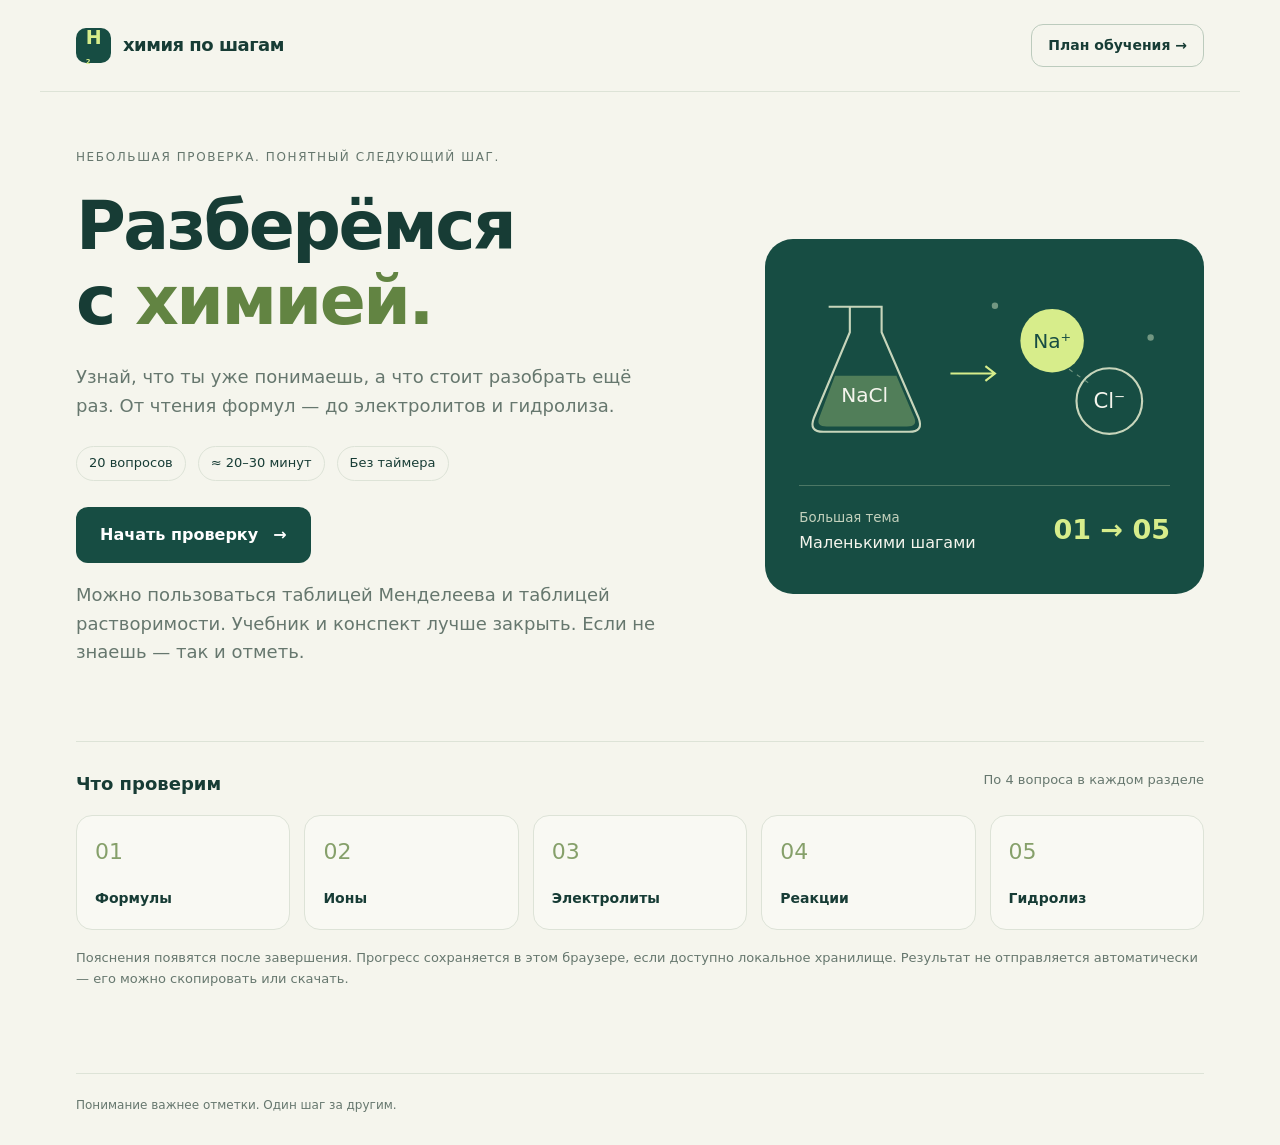
<file: index.html>
<!doctype html>
<html lang="ru"><head><meta charset="utf-8"><meta name="viewport" content="width=device-width, initial-scale=1"><meta name="theme-color" content="#174d43"><meta name="description" content="20 вопросов по химии: формулы, ионы, электролиты, реакции и гидролиз. Узнай, что уже понятно и что стоит повторить."><title>Химия по шагам · Проверка знаний</title><link rel="stylesheet" href="style.css"><script src="questions.js" defer></script><script src="app.js" defer></script></head>
<body><header class="top"><a href="./" class="brand"><span class="brand-icon">H<span>₂</span></span> химия по шагам</a><a class="button secondary small" href="course.html">План обучения →</a></header><main id="app"></main><footer>Понимание важнее отметки. Один шаг за другим.</footer><div role="status" id="notice" aria-live="polite"></div></body></html>
</file>
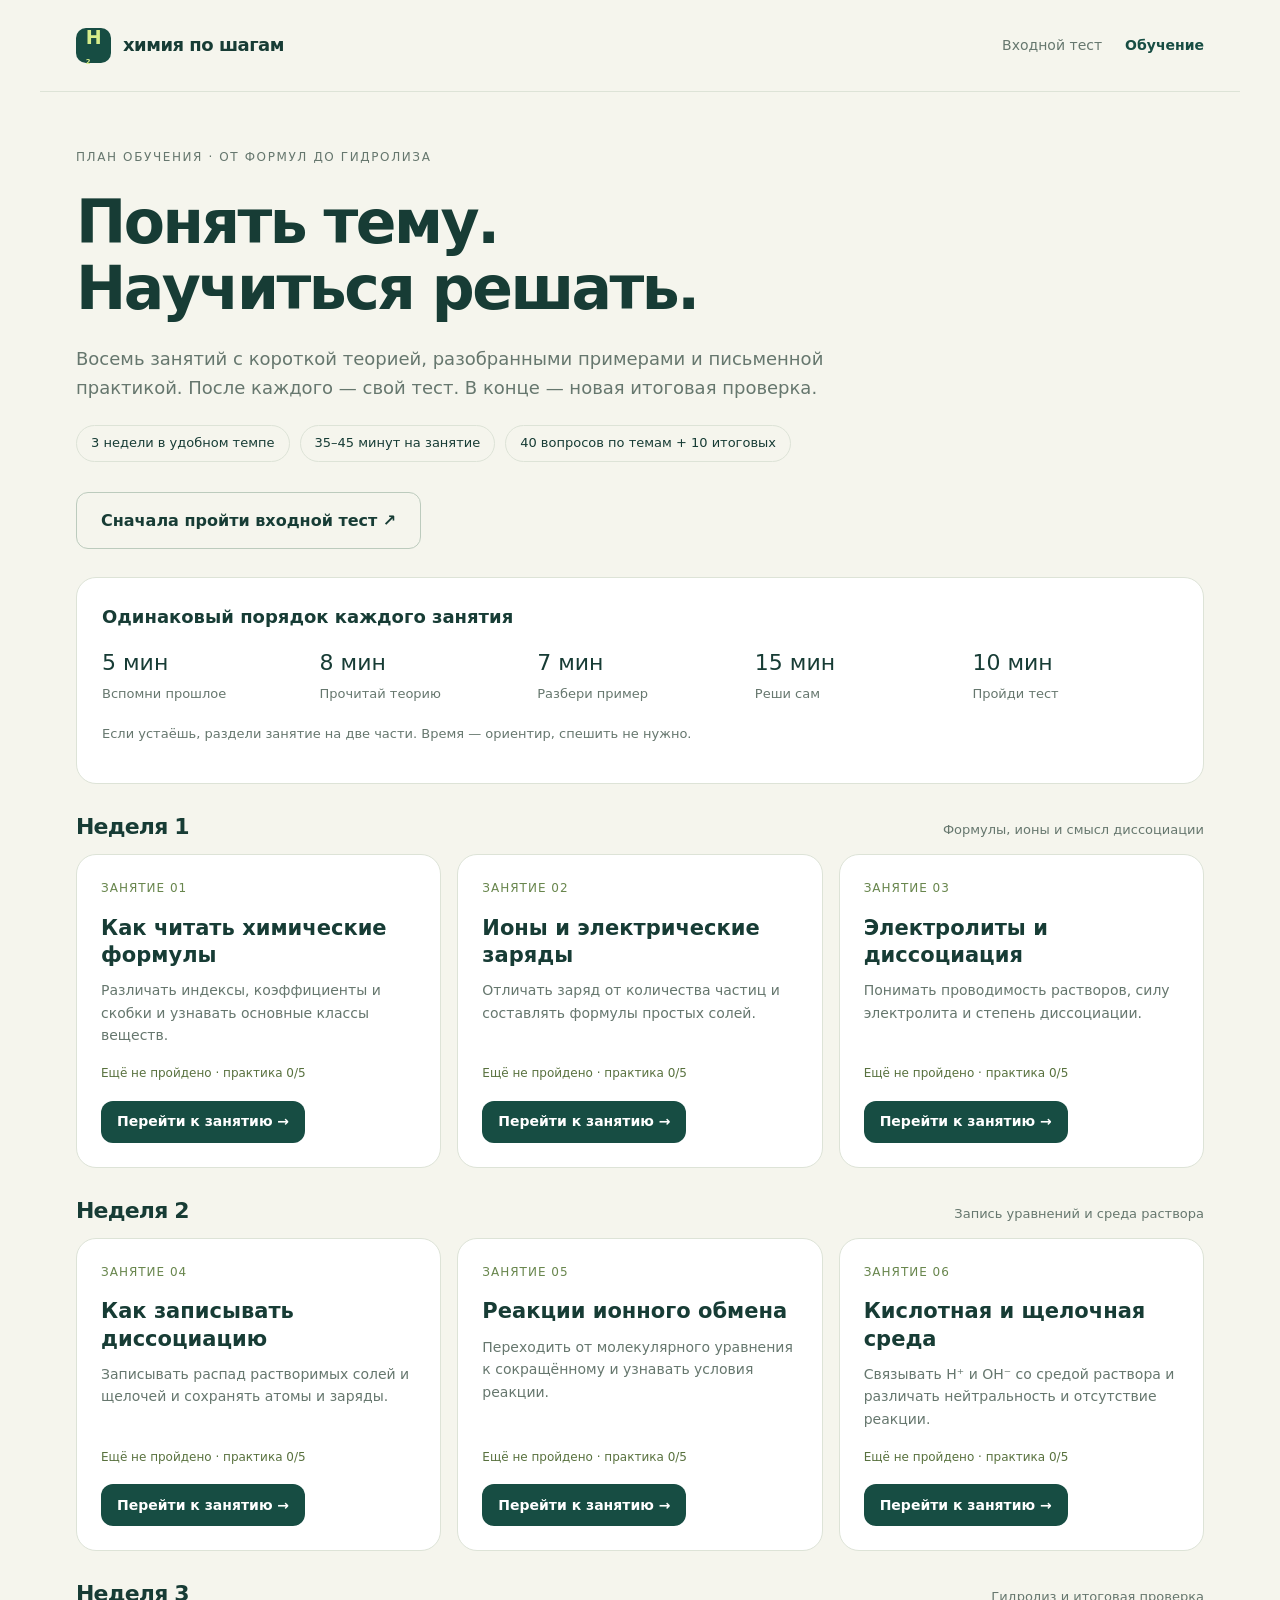
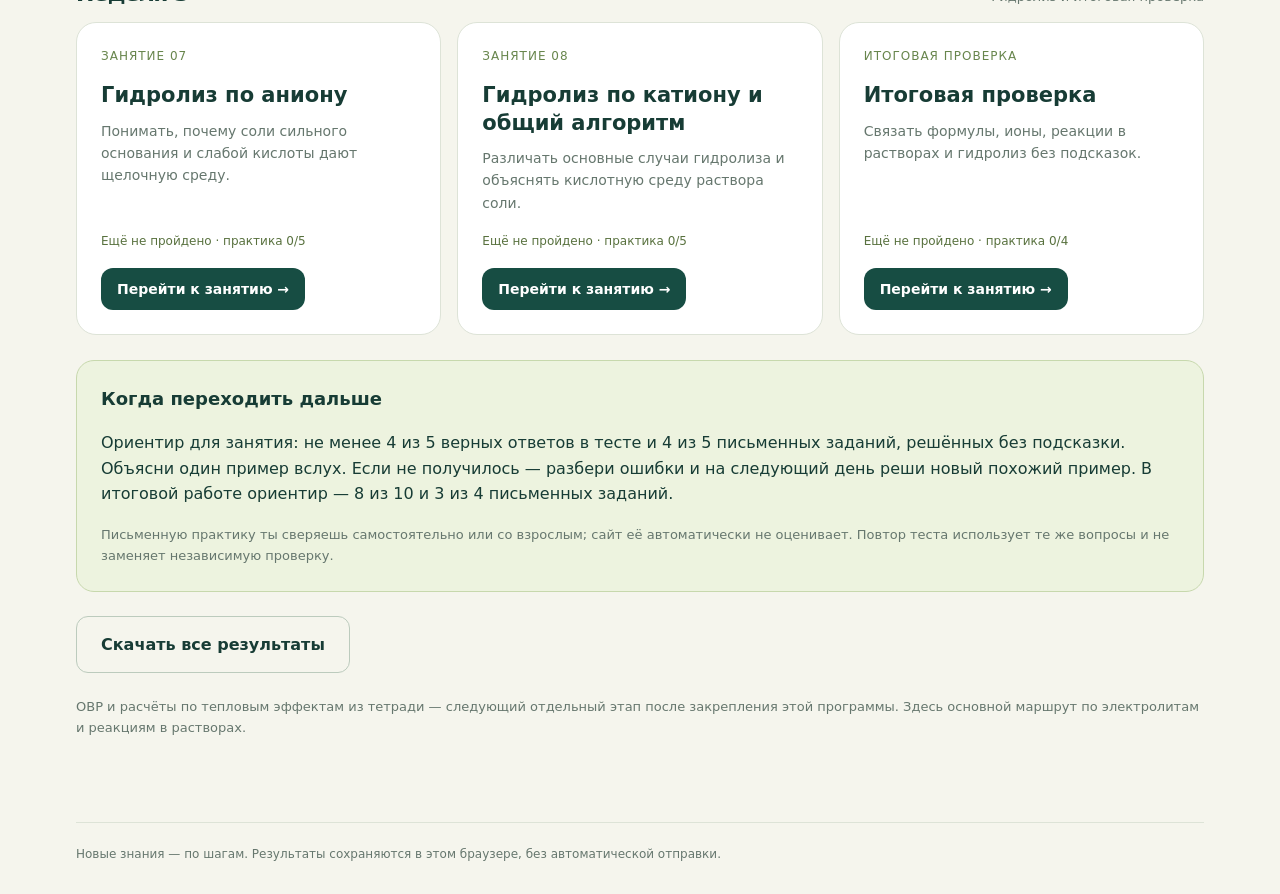
<file: course.html>
<!doctype html><html lang="ru"><head><meta charset="utf-8"><meta name="viewport" content="width=device-width,initial-scale=1"><meta name="theme-color" content="#174d43"><meta name="description" content="Пошаговая программа по электролитам: восемь занятий с теорией, письменной практикой и тестами по темам."><title>План обучения · Химия по шагам</title><link rel="stylesheet" href="style.css"><link rel="stylesheet" href="course.css"><script src="course-data.js" defer></script><script src="course.js" defer></script></head><body><header class="top"><a href="./" class="brand"><span class="brand-icon">H<span>₂</span></span> химия по шагам</a><nav class="header-links"><a href="./">Входной тест</a><a href="course.html" aria-current="page">Обучение</a></nav></header><main id="course-app"></main><footer>Новые знания — по шагам. Результаты сохраняются в этом браузере, без автоматической отправки.</footer><div role="status" id="notice" aria-live="polite"></div></body></html>
</file>
<file: style.css>
@import url('data:text/css,');
:root{--ink:#173c35;--green:#174d43;--muted:#66776e;--paper:#f5f5ed;--line:#dde3d7;--lime:#d7ed8b;--orange:#a24f27}*{box-sizing:border-box}body{margin:0;background:var(--paper);color:var(--ink);font:16px/1.6 system-ui,-apple-system,"Segoe UI",sans-serif}.top{height:92px;max-width:1200px;margin:auto;padding:0 36px;display:flex;align-items:center;justify-content:space-between;border-bottom:1px solid var(--line)}.brand{font-size:18px;letter-spacing:-.5px;font-weight:750;color:var(--ink);text-decoration:none;display:flex;align-items:center;gap:12px}.brand-icon{display:inline-grid;place-content:center;background:var(--green);color:var(--lime);width:35px;height:35px;border-radius:10px;font-size:19px}.brand-icon span{display:inline;font-size:11px}.header-note,.eyebrow{font-size:12px;letter-spacing:1.6px;text-transform:uppercase;color:var(--muted)}main{max-width:1200px;margin:auto;padding:56px 36px 70px}h1,h2,h3,p{margin-top:0}h1{font-size:clamp(38px,5.4vw,68px);line-height:1.1;letter-spacing:-2.5px;font-weight:650;margin-bottom:24px}h2{font-size:29px;line-height:1.35;letter-spacing:-.8px}h3{font-size:18px;line-height:1.5}.muted{color:var(--muted)}.intro{display:grid;grid-template-columns:1.2fr .85fr;gap:70px;align-items:center}.intro p{max-width:580px;font-size:18px}.eyebrow{display:block;margin-bottom:22px}.intro h1 em{font-style:normal;color:#628442}.chips{display:flex;gap:12px;flex-wrap:wrap;margin:26px 0}.chip{font-size:13px;border:1px solid var(--line);border-radius:30px;padding:6px 12px}.button{border:0;border-radius:12px;background:var(--green);color:white;font:inherit;font-weight:650;padding:15px 24px;cursor:pointer;display:inline-flex;justify-content:center;align-items:center;gap:15px;text-decoration:none;min-height:52px}.button:hover{background:#256658}.button.secondary{background:transparent;border:1px solid #bccbbd;color:var(--ink)}.button.secondary:hover{background:#eaf0df}.button:disabled{opacity:.4;cursor:not-allowed}.button.small{padding:9px 16px;min-height:42px;font-size:14px}button:focus-visible,a:focus-visible,input:focus-visible+span{outline:3px solid #6e952d;outline-offset:4px}.lab-card{background:var(--green);border-radius:28px;padding:34px;color:#f5f5ed;min-height:355px;position:relative;overflow:hidden}.lab-card svg{display:block;width:100%;height:200px}.lab-card .caption{display:flex;justify-content:space-between;align-items:center;border-top:1px solid #4c7765;padding-top:18px;margin-top:12px}.lab-card small{color:#c3d1bd}.lab-card strong{color:var(--lime);font-size:27px}.route{border-top:1px solid var(--line);margin-top:56px;padding-top:28px}.route-head{display:flex;justify-content:space-between;gap:20px}.section-list{display:grid;grid-template-columns:repeat(5,1fr);gap:14px}.section-tile{border:1px solid var(--line);border-radius:16px;padding:18px;background:#ffffff55}.section-tile b{display:block;font-size:22px;font-weight:500;color:#86a06a;margin-bottom:16px}.section-tile span{font-size:14px;font-weight:650}.note{font-size:13px;color:var(--muted);margin-top:18px}.work{display:grid;grid-template-columns:240px 1fr;gap:42px;align-items:start}.sidebar{position:sticky;top:24px}.sidebar h2{font-size:21px;margin-bottom:10px}.progress-track{height:6px;border-radius:5px;background:#dfe6d7;overflow:hidden;margin:15px 0 22px}.progress-track div{height:100%;background:#67904b;transition:width .2s}.section-nav{border-top:1px solid var(--line);padding-top:16px}.section-label{display:flex;align-items:center;gap:10px;font-size:12px;color:var(--muted);margin:12px 0}.section-label span{width:22px;color:#71905b}.number-grid{display:grid;grid-template-columns:repeat(4,1fr);gap:7px}.number{height:37px;border-radius:8px;border:1px solid #d4dece;background:transparent;color:var(--ink);cursor:pointer;font:inherit;font-size:13px}.number.done{background:#e0edcc;border-color:#b5ca98}.number.current{background:var(--green);border-color:var(--green);color:white}.question-card{background:#fff;border:1px solid var(--line);border-radius:24px;padding:34px 38px;box-shadow:0 6px 30px #173c3504;min-height:540px}.q-meta{display:flex;justify-content:space-between;font-size:12px;color:var(--muted);gap:15px;margin-bottom:25px}.q-meta .tag{background:#eff4e4;color:#58713e;border-radius:20px;padding:3px 10px}.question-card h2{font-size:26px;min-height:70px}.options{border:0;padding:0;margin:24px 0 18px}.option{display:flex;align-items:center;gap:15px;border:1px solid #dce3d6;border-radius:13px;padding:14px 16px;margin:10px 0;cursor:pointer;min-height:64px;position:relative}.option:hover{background:#f7f9f1}.option.selected{background:#f1f7e7;border-color:#7c9e59;box-shadow:0 0 0 1px #7c9e59}.option input{position:absolute;opacity:0;width:1px;height:1px}.letter{height:30px;min-width:30px;background:#f0f2eb;border-radius:8px;display:grid;place-content:center;font-size:13px;font-weight:600}.selected .letter{background:var(--green);color:#fff}.unsure{display:flex;flex-wrap:wrap;align-items:center;gap:9px;font-size:13px;margin-top:25px;color:var(--muted)}.confidence{background:transparent;border:1px solid var(--line);border-radius:20px;padding:6px 12px;color:var(--muted);cursor:pointer;font:inherit;font-size:12px}.confidence.active{background:#eaf0df;border-color:#849c6b;color:var(--ink)}.skip{border:0;background:none;text-decoration:underline;text-underline-offset:4px;font:inherit;font-size:13px;color:var(--muted);cursor:pointer;padding:5px 0}.q-controls{display:flex;justify-content:space-between;gap:15px;border-top:1px solid var(--line);padding-top:24px;margin-top:28px}.pause{border:0;background:none;color:var(--muted);text-decoration:underline;text-underline-offset:4px;cursor:pointer;font:inherit;font-size:12px;margin-top:20px}.result-hero{display:grid;grid-template-columns:1.3fr .65fr;gap:40px;margin-bottom:30px}.score-card{background:var(--green);color:white;border-radius:22px;padding:28px;display:flex;flex-direction:column;justify-content:center}.score{font-size:68px;line-height:1.1;color:var(--lime);letter-spacing:-3px}.score small{font-size:25px;letter-spacing:0;color:#cad8c5}.score-card p{margin:12px 0 0;font-size:13px}.result-grid{display:grid;grid-template-columns:repeat(5,1fr);gap:12px}.result-block{background:#fff;border:1px solid var(--line);border-radius:16px;padding:19px}.result-block .big{font-size:29px;margin:10px 0}.result-block .label{font-size:12px;color:var(--muted)}.result-block h3{font-size:14px;margin:0}.recommend{border:1px solid #c7d8ad;background:#edf3df;border-radius:18px;padding:24px;margin-top:25px}.recommend p{margin-bottom:0}.actions{display:flex;flex-wrap:wrap;gap:10px;margin:24px 0}.review{margin-top:45px}.review-item{background:white;border:1px solid var(--line);border-radius:16px;margin:12px 0;overflow:hidden}.review-item summary{cursor:pointer;display:flex;align-items:flex-start;gap:13px;padding:19px;list-style:none}.review-item summary:after{content:'+';margin-left:auto;font-size:20px;color:var(--muted)}.review-item[open] summary:after{content:'−'}.verdict{font-size:11px;border-radius:20px;padding:4px 8px;white-space:nowrap;background:#f4e9df;color:#8d542c}.verdict.yes{background:#e4efda;color:#4a6b37}.review-body{padding:0 22px 22px;font-size:14px}.review-body p{margin-bottom:9px}.review-body .explain{border-left:3px solid #a3ba7f;padding-left:15px;margin:16px 0 0}.report-fallback{width:100%;min-height:220px;font:13px/1.5 monospace;padding:16px;border:1px solid var(--line);border-radius:12px}footer{max-width:1128px;margin:auto;border-top:1px solid var(--line);padding:22px 0 30px;font-size:12px;color:var(--muted)}#notice{position:fixed;bottom:24px;left:50%;transform:translateX(-50%);border-radius:12px;background:#173c35;color:white;padding:12px 20px;display:none;z-index:10;font-size:14px}.saved{font-size:12px;color:var(--muted);margin-top:12px}dialog{border:1px solid var(--line);border-radius:20px;padding:28px;max-width:460px;width:calc(100% - 36px);color:var(--ink);background:var(--paper)}dialog::backdrop{background:#173c3577}.dialog-actions{display:flex;gap:10px;flex-wrap:wrap}.sr-only{position:absolute;width:1px;height:1px;overflow:hidden;clip:rect(0,0,0,0)}
@media(max-width:850px){main{padding:32px 22px 48px}.top{padding:0 22px;height:76px}.header-note{font-size:10px;letter-spacing:.5px}.intro{gap:25px;grid-template-columns:1fr .8fr}h1{font-size:46px}.intro p{font-size:16px}.lab-card{padding:22px;min-height:300px}.section-list{gap:8px}.section-tile{padding:13px}.section-tile span{font-size:12px}.work{grid-template-columns:180px 1fr;gap:22px}.question-card{padding:26px}.question-card h2{font-size:23px}.result-grid{grid-template-columns:repeat(3,1fr)}footer{margin:0 22px}.result-hero{grid-template-columns:1fr .6fr}}
@media(max-width:620px){.header-note{max-width:105px;text-align:right}.brand{font-size:15px}.intro{grid-template-columns:1fr;gap:30px}h1{font-size:45px;letter-spacing:-1.9px}.lab-card{min-height:240px}.lab-card svg{height:125px}.route{margin-top:35px}.route-head{display:block}.section-list{grid-template-columns:repeat(2,1fr)}.section-tile:last-child{grid-column:1/-1}.section-tile b{margin-bottom:4px;font-size:18px}.section-tile span{font-size:14px}.work{display:block}.sidebar{position:static;margin-bottom:22px}.sidebar h2{font-size:18px}.section-nav{display:none}.sidebar .pause{display:none}.progress-track{margin:10px 0}.question-card{padding:23px 19px;border-radius:18px;min-height:0}.q-meta{margin-bottom:20px}.question-card h2{font-size:22px;min-height:0}.option{padding:12px;gap:10px;font-size:15px}.q-controls .button{padding:13px 15px;font-size:14px}.result-hero{display:block}.result-hero h1{font-size:39px}.score-card{margin-top:24px}.score{font-size:52px}.result-grid{grid-template-columns:repeat(2,1fr)}.result-block:last-child{grid-column:1/-1}.review-item summary{padding:15px;font-size:14px}.verdict{font-size:10px}.actions .button{width:100%}}
@media print{.top,.actions,.pause,footer,.header-note,#notice{display:none}body{background:white;color:black}main{padding:0}.result-hero{display:block}.score-card{background:none;color:black;padding:0}.score{color:black;font-size:35px}.score small{color:black}.result-grid{grid-template-columns:repeat(5,1fr)}.result-block{padding:10px}.review-item{break-inside:avoid}.review-item summary:after{display:none}.review-body{display:block}.recommend{background:white}.review-item:not([open]) .review-body{display:block}.result-hero h1{font-size:28px}}
</file>
<file: course.css>
.header-links{display:flex;gap:23px;font-size:14px}.header-links a{color:var(--muted);text-decoration:none}.header-links a[aria-current]{color:var(--green);font-weight:700}.course-lead{max-width:780px}.course-lead h1{font-size:clamp(36px,5vw,60px)}.course-lead p{font-size:18px}.course-stats{display:flex;flex-wrap:wrap;gap:10px;margin:22px 0 30px}.course-stats span{border:1px solid var(--line);border-radius:25px;padding:7px 14px;font-size:13px}.rhythm{background:white;border:1px solid var(--line);border-radius:20px;padding:25px;margin:28px 0}.rhythm h3{margin-bottom:15px}.timing{display:grid;grid-template-columns:repeat(5,1fr);gap:12px}.timing b{display:block;font-size:22px;font-weight:500}.timing span{font-size:13px;color:var(--muted)}.course-week{margin:28px 0 13px;display:flex;align-items:baseline;justify-content:space-between;gap:15px}.course-week h2{font-size:22px;margin:0}.course-week span{font-size:13px;color:var(--muted)}.lesson-grid{display:grid;grid-template-columns:repeat(3,1fr);gap:16px}.lesson-card{border:1px solid var(--line);background:white;border-radius:20px;padding:24px;display:flex;flex-direction:column;align-items:flex-start}.lesson-num{font-size:12px;letter-spacing:1px;color:#68864d}.lesson-card h3{margin:16px 0 10px;font-size:21px;line-height:1.3}.lesson-card p{font-size:14px;color:var(--muted);flex:1}.lesson-card .status{font-size:12px;color:#58713e;margin:4px 0 17px}.lesson-top{display:flex;align-items:center;justify-content:space-between;gap:15px;margin-bottom:28px}.lesson-top a{color:var(--muted);font-size:14px;text-decoration:none}.lesson-heading{max-width:850px}.lesson-heading h1{font-size:42px;letter-spacing:-1.5px;line-height:1.15}.lesson-layout{display:grid;grid-template-columns:1fr 240px;gap:40px;align-items:start}.lesson-content{min-width:0}.lesson-content h2{font-size:26px;margin:32px 0 16px}.lesson-content p{margin-bottom:17px}.lesson-content ol li{margin-bottom:12px}.theory-box{background:white;border:1px solid var(--line);border-radius:20px;padding:26px;margin:20px 0}.theory-box h2{margin-top:0}.theory-box p:last-child{margin-bottom:0}.lesson-aside{position:sticky;top:25px;font-size:14px;border-top:2px solid #adc586;padding-top:20px}.lesson-aside h3{font-size:16px}.practice-item{padding:20px 0;border-bottom:1px solid var(--line)}.practice-item p{margin-bottom:12px}.practice-item details{font-size:14px;color:var(--muted)}.practice-item summary{cursor:pointer;text-decoration:underline;text-underline-offset:4px}.practice-item details p{color:var(--ink);margin:15px 0}.practice-check{display:flex;gap:10px;font-size:13px;color:var(--muted);margin-top:14px;align-items:flex-start}.practice-check input{accent-color:var(--green);width:18px;height:18px;flex-shrink:0}.test-prompt{border-top:1px solid var(--line);padding-top:25px;margin-top:30px}.lesson-actions{display:flex;gap:12px;flex-wrap:wrap;margin:22px 0}.test-intro{max-width:800px}.test-intro h1{font-size:38px;line-height:1.2;letter-spacing:-1px}.test-question{background:white;border:1px solid var(--line);border-radius:18px;padding:25px;margin:18px 0}.test-question legend{font-size:19px;font-weight:600;line-height:1.4;padding:0}.test-question fieldset{border:0;margin:0;padding:0;min-width:0}.test-question .options{margin-top:20px}.test-question .unknown-label{font-size:14px;color:var(--muted);display:flex;align-items:center;gap:10px;cursor:pointer;margin-top:18px}.unknown-label input{accent-color:var(--green)}.test-submit{display:flex;gap:15px;align-items:center;flex-wrap:wrap;margin-top:28px}.test-submit span{color:var(--muted);font-size:13px}.course-result h1{font-size:43px;letter-spacing:-1px}.course-result .score-card{max-width:380px;margin:25px 0}.lesson-review{border-bottom:1px solid var(--line);padding:20px 0}.lesson-review h3{margin-bottom:12px}.lesson-review p{font-size:15px;margin-bottom:9px}.lesson-review .verdict{display:inline-block;margin-bottom:10px}.course-report{width:100%;min-height:220px;resize:vertical;font:13px/1.6 monospace;padding:16px;border:1px solid var(--line);border-radius:12px}.gate-note{font-size:14px;color:var(--muted)}
@media(max-width:800px){.lesson-grid{grid-template-columns:repeat(2,1fr)}.lesson-layout{grid-template-columns:1fr 190px;gap:23px}.timing{grid-template-columns:repeat(3,1fr)}.lesson-heading h1{font-size:36px}}@media(max-width:620px){.header-links{font-size:12px;gap:12px}.brand{font-size:13px;gap:8px}.brand-icon{width:29px;height:29px}.course-lead h1{font-size:41px}.course-lead p{font-size:16px}.lesson-grid{grid-template-columns:1fr}.course-week{display:block}.course-week span{display:block;margin-top:7px}.lesson-layout{display:block}.lesson-aside{position:static;margin:35px 0 0}.lesson-heading h1{font-size:34px}.theory-box{padding:21px}.timing{grid-template-columns:repeat(2,1fr)}.test-question{padding:21px 17px}.test-question legend{font-size:18px}.test-intro h1{font-size:31px}.course-result h1{font-size:34px}}
</file>
